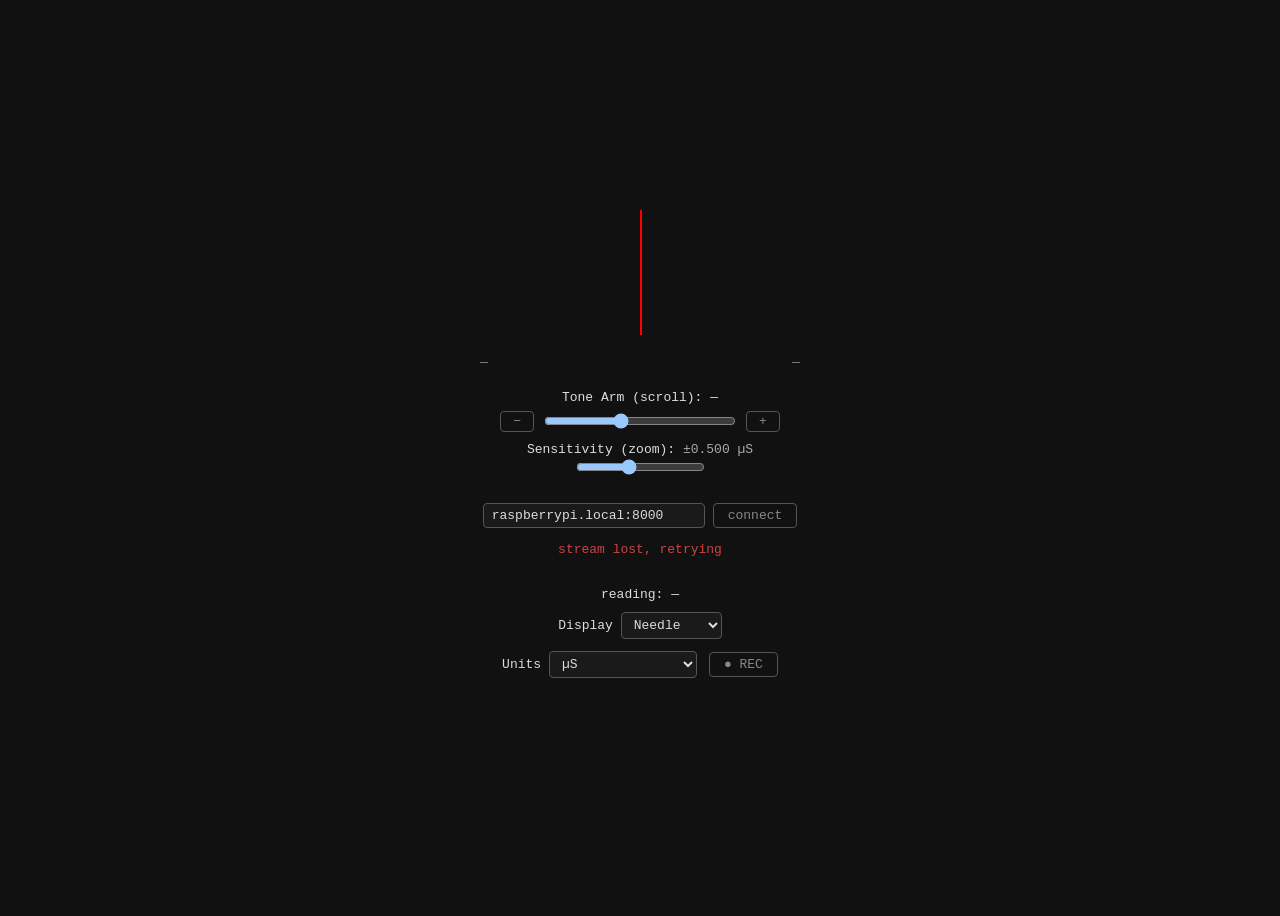
<file: index.html>
<!DOCTYPE html>
<html>

<head>
  <meta charset="UTF-8">
  <meta name="viewport" content="width=device-width, initial-scale=1.0">
  <title>elron1115</title>
  <style>
    :root {
      color-scheme: dark;
    }

    [hidden] {
      display: none !important;
    }

    body {
      background: #111;
      color: #ddd;
      font-family: monospace;
      text-align: center;
    }

    main {
      height: 100vh;
      display: flex;
      flex-flow: column wrap;
      justify-content: center;
      align-content: center;
    }

    section {
      width: 340px;
      max-width: 100vw;
    }

    /* ── dial: needle or LED bar, same footprint so switching doesn't jump ── */
    #dial {
      width: 320px;
      margin: 40px auto 0;
    }

    #meter {
      width: 320px;
      height: 180px;
      position: relative;
    }

    #needle {
      width: 2px;
      height: 125px;
      background: red;
      position: absolute;
      left: 50%;
      bottom: 20px;
      transform-origin: bottom center;
    }

    #leds {
      height: 56px;
      margin: 62px 0;
      display: grid;
      grid-auto-flow: column;
      grid-auto-columns: 1fr;
      gap: 2px;
    }

    .led {
      background: #222;
      border-radius: 1px;
    }

    /* ± % at each end of the needle / LED bar */
    .ends {
      width: 320px;
      margin: 0 auto;
      display: flex;
      justify-content: space-between;
      color: #888;
    }

    .controls {
      margin-top: 20px;
    }

    label {
      display: block;
      margin: 10px;
    }

    /* ── tone arm ── */
    .ta {
      margin: 10px;
    }

    .ta-row {
      display: flex;
      gap: 8px;
      justify-content: center;
      align-items: center;
      margin-top: 6px;
    }

    .ta-row input {
      width: 12rem;
    }

    .ta-row .btn {
      padding: 2px 12px;
      user-select: none;
      touch-action: none;
    }

    label .val {
      color: #aaa;
    }

    /* ── source: where the stream comes from ── */
    #src {
      display: flex;
      gap: 8px;
      justify-content: center;
      margin: 14px auto;
    }

    #pi,
    select {
      background: #1a1a1a;
      border: 1px solid #555;
      border-radius: 4px;
      color: #ddd;
      font-family: monospace;
      font-size: 1em;
      padding: 4px 8px;
    }

    #pi {
      width: 14rem;
      max-width: 60%;
    }

    #pi:focus,
    select:focus {
      outline: none;
      border-color: #aaa;
    }

    .btn {
      background: none;
      border: 1px solid #555;
      border-radius: 4px;
      color: #888;
      font-family: monospace;
      font-size: 1em;
      cursor: pointer;
      padding: 4px 14px;
      transition: border-color 0.1s, color 0.1s;
    }

    .btn:hover {
      border-color: #aaa;
      color: #ddd;
    }

    .btn.rec-on {
      border-color: #f44;
      color: #f44;
    }

    /* ── status + readout ── */
    #st {
      color: #666;
      min-height: 1.5em;
    }

    #st.live {
      color: #4c4;
    }

    #st.warn {
      color: #cc4;
    }

    #st.bad {
      color: #c44;
    }

    #note {
      color: #8c8;
      min-height: 1.5em;
    }

    #note.bad {
      color: #c44;
    }

    #readout {
      margin-top: 6px;
    }

    /* ── menus ── */
    #menus {
      display: flex;
      gap: 12px;
      justify-content: center;
      align-items: center;
      flex-wrap: wrap;
      margin: 10px 0;
    }

    #menus label {
      display: inline;
      margin: 0;
    }

    /* ── polygram ── */
    #poly {
      display: block;
      width: 320px;
      height: 80px;
      margin: 12px auto;
    }

    /* ── event toast ── */
    #toast {
      position: fixed;
      bottom: 32px;
      left: 50%;
      transform: translateX(-50%) translateY(80px);
      background: #1a1a1a;
      border: 1px solid #333;
      border-radius: 6px;
      padding: 10px 16px;
      display: flex;
      align-items: center;
      gap: 12px;
      white-space: nowrap;
      opacity: 0;
      transition: opacity 0.2s ease, transform 0.2s ease;
      pointer-events: none;
      z-index: 100;
    }

    #toast.visible {
      opacity: 1;
      transform: translateX(-50%) translateY(0);
      pointer-events: auto;
    }

    #toast-label {
      color: #ddd;
    }

    #toast-meta {
      color: #888;
      font-size: 0.85em;
    }

    #toast.rebound #toast-label {
      color: #888;
    }

    #toast-dismiss {
      color: #444;
      background: none;
      border: none;
      font-family: monospace;
      font-size: 1em;
      cursor: pointer;
      padding: 0 0 0 4px;
    }

    #toast-dismiss:hover {
      color: #888;
    }
  </style>
</head>

<body>

  <main>

    <section>

      <div id="dial">
        <div id="meter">
          <div id="needle"></div>
        </div>
        <div id="leds" hidden></div>
      </div>
      <div class="ends"><span id="pct-l">—</span><span id="pct-r">—</span></div>

      <div class="controls">
        <div class="ta">
          Tone Arm (scroll): <span class="val" id="ta-v">—</span>
          <div class="ta-row">
            <button class="btn" id="ta-dn" title="lower (hold to repeat)">−</button>
            <input id="ta" type="range" min="-3" max="4.6" step="0.001" value="0">
            <button class="btn" id="ta-up" title="raise (hold to repeat)">+</button>
          </div>
        </div>
        <label>
          Sensitivity (zoom): <span class="val" id="sens-v">—</span>
          <br>
          <input id="sens" type="range" min="0.01" max="5" step="0.01" value="2">
        </label>
      </div>

    </section>

    <section>

      <div id="src">
        <input id="pi" placeholder="raspberrypi.local:8000" spellcheck="false">
        <button id="go" class="btn">connect</button>
      </div>

      <div id="st">connecting</div>
      <div id="note"></div>

      <div id="readout">reading: <span id="us">—</span></div>

      <div id="menus">
        <label>Display
          <select id="disp">
            <option value="needle">Needle</option>
            <option value="glow">LED glow</option>
            <option value="fill">LED fill</option>
          </select>
        </label>
        <label>Units
          <select id="units">
            <option value="u">µS</option>
            <option value="n">nS</option>
            <option value="r">Ω (resistance)</option>
          </select>
        </label>
        <button id="rec" class="btn">● REC</button>
      </div>

      <canvas id="poly" width="320" height="80"></canvas>

    </section>

  </main>

  <div id="toast">
    <span id="toast-label"></span>
    <span id="toast-meta"></span>
    <button id="toast-dismiss" title="dismiss">×</button>
  </div>

  <script>
    const $ = id => document.getElementById(id);
    const needle = $("needle");
    const MINUS = "\u2212";
    const clamp = (x, lo, hi) => Math.max(lo, Math.min(hi, x));

    // ── persisted menu choices ──
    function load(k, d, ok) {
      try { const v = localStorage[k]; return ok.includes(v) ? v : d; } catch (e) { return d; }
    }
    function save(k, v) { try { localStorage[k] = v; } catch (e) { } }

    let units = load("units", "u", ["u", "n", "r"]);          // µS | nS | resistance
    let disp = load("disp", "needle", ["needle", "glow", "fill"]);
    $("units").value = units;
    $("disp").value = disp;

    // ── controls ──
    // A manual tone arm, like the real thing. `ref` is the conductance (uS) at which
    // the needle reads centered, and nothing but you ever moves it:
    //     needle position = (smoothed reading - ref) * sensitivity,   full scale = ±1
    // so the dial spans ref ± 1/sensitivity uS. Conductance up (resistance falls)
    // swings the needle right/clockwise. When it pegs, turn the tone arm to re-center.
    let sensitivity = 2;
    $("sens").oninput = e => { sensitivity = parseFloat(e.target.value); placeNeedle(); render(); };

    // ── needle state ──
    // A dt-aware EMA driven by the stream's own timestamps (d.t, seconds), so the
    // smoothing is in real seconds no matter how the network batches frames.
    const SMOOTH_TAU_S = 0.15;   // needle responsiveness

    let smooth = null;
    let lastFrameT = null;       // ms, stream time of last sample with contact
    let lastG = null;            // raw reading, uS
    let streamT = 0;             // s, stream time of the latest frame of any kind
    let live = false;            // false while the server replays its backlog on connect

    function updateNeedle(g, tMs) {
      const dt = lastFrameT === null ? 0.05 : Math.max((tMs - lastFrameT) / 1000, 0.001);
      lastFrameT = tMs;

      if (smooth === null) smooth = g;
      smooth += (g - smooth) * Math.min(dt / SMOOTH_TAU_S, 1);

      if (ref === null && live) setRef(g);     // the very first reading ever: the one automatic act
      placeNeedle();
    }

    function placeNeedle() {
      if (smooth === null || ref === null) return;
      // convention: resistance falls (conductance rises) = needle goes right/clockwise
      const pos = (smooth - ref) * sensitivity;
      const final = clamp(pos, -1, 1);
      needle.style.transform = `rotate(${-90 + (final + 1) * 90}deg)`;
      ledHit(pos);
    }

    // ── tone arm (manual; the only thing that ever moves `ref`) ──
    // Controls: slider (coarse, log scale), +/- buttons (fine, hold to repeat),
    // mouse wheel over the dial (1% a notch, Shift = 5%). "Up" always means up in the
    // displayed unit, so in the Ω view the slider and wheel run the other way.
    const REF_MIN = 1e-3, REF_MAX = 1e4;                      // uS
    const SL_MIN = Math.log(0.05), SL_MAX = Math.log(100);    // slider span, uS (log)
    let ref = (() => {                                        // survives reloads and reconnects
      try { const v = parseFloat(localStorage.ref); return v > 0 ? v : null; } catch (e) { return null; }
    })();
    const dir = () => units === "r" ? -1 : 1;

    function syncSlider() {
      const s = $("ta"), d = dir();
      s.min = d > 0 ? SL_MIN : -SL_MAX;
      s.max = d > 0 ? SL_MAX : -SL_MIN;
      if (ref !== null) s.value = d * Math.log(ref);
    }
    function setRef(x, fromSlider) {
      ref = clamp(x, REF_MIN, REF_MAX);
      save("ref", ref);
      if (!fromSlider) syncSlider();
      placeNeedle();
      render();
    }
    function stepRef(pct) {                                   // + raises, - lowers (displayed unit)
      if (ref === null) return;
      const f = 1 + pct / 100;
      setRef(dir() > 0 ? ref * f : ref / f);
    }
    $("ta").oninput = e => setRef(Math.exp(dir() * parseFloat(e.target.value)), true);

    $("dial").addEventListener("wheel", e => {
      e.preventDefault();
      const dy = e.deltaY * (e.deltaMode === 1 ? 33 : 1);     // lines -> pixels (Firefox)
      stepRef(-Math.sign(dy) * (e.shiftKey ? 5 : 1) * Math.min(Math.abs(dy) / 100, 1));
    }, { passive: false });

    function holdRepeat(btn, sign) {
      let delay = null, timer = null, n = 0;
      const stop = () => { clearTimeout(delay); clearInterval(timer); };
      btn.onpointerdown = e => {
        e.preventDefault();
        stop();
        n = 0;
        stepRef(sign * 0.25);
        delay = setTimeout(() => {
          timer = setInterval(() => stepRef(sign * (++n > 25 ? 1 : 0.25)), 40);   // speeds up after ~1 s
        }, 350);
      };
      btn.onpointerup = btn.onpointerleave = btn.onpointercancel = stop;
    }
    holdRepeat($("ta-up"), +1);
    holdRepeat($("ta-dn"), -1);
    syncSlider();

    // ── LED bar (same idea as the curses meter) ──
    const NSEG = 41, C = (NSEG - 1) / 2;
    const leds = [];
    const ledBr = new Array(NSEG).fill(0);   // glow brightness 0..1, decays
    let ledHead = null, ledPegged = false;
    const LED_TRAIL_S = 0.5;                 // how long the glow takes to fade
    for (let i = 0; i < NSEG; i++) {
      const d = document.createElement("div");
      d.className = "led";
      $("leds").appendChild(d);
      leds.push({ el: d, css: "" });
    }

    function ledHit(pos) {
      const raw = C + Math.round(pos * C);
      const h = clamp(raw, 0, NSEG - 1);
      ledPegged = raw < 0 || raw > NSEG - 1;
      if (ledHead !== null) {                // light the sweep path
        const lo = Math.min(h, ledHead), hi = Math.max(h, ledHead);
        for (let i = lo; i <= hi; i++) ledBr[i] = Math.max(ledBr[i], 0.9);
      }
      ledBr[h] = 1;
      ledHead = h;
    }

    // green / amber / red by distance from center
    function gradient(f) {
      const stops = [[0, [0, 220, 90]], [0.5, [255, 200, 0]], [1, [255, 50, 40]]];
      f = clamp(f, 0, 1);
      for (let i = 0; i < 2; i++) {
        const [f0, c0] = stops[i], [f1, c1] = stops[i + 1];
        if (f <= f1) {
          const t = (f - f0) / (f1 - f0);
          return c0.map((a, j) => a + (c1[j] - a) * t);
        }
      }
      return stops[2][1];
    }

    function ledColor(i, level) {
      if (i === ledHead) return ledPegged ? "rgb(255,60,50)" : "rgb(255,255,255)";
      if (level === 0) return "#222";
      const k = [0.28, 0.55, 1][level - 1];
      const [r, g, b] = gradient(Math.abs(i - C) / C).map(c => Math.round(c * k));
      return `rgb(${r},${g},${b})`;
    }

    function paintLeds() {
      if (disp === "needle") return;
      const level = new Array(NSEG).fill(0);
      if (disp === "glow") {
        ledBr.forEach((b, i) => { level[i] = b > 0.75 ? 3 : b > 0.45 ? 2 : b > 0.15 ? 1 : 0; });
      } else if (ledHead !== null) {         // fill: solid from center to head
        const lo = Math.min(C, ledHead), hi = Math.max(C, ledHead);
        for (let i = lo; i <= hi; i++) level[i] = 3;
      }
      leds.forEach((l, i) => {
        const css = ledColor(i, level[i]);
        if (css !== l.css) { l.css = css; l.el.style.background = css; }
      });
    }

    function applyDisp() {
      const led = disp !== "needle";
      $("meter").hidden = led;
      $("leds").hidden = !led;
    }
    $("disp").onchange = e => { disp = e.target.value; save("disp", disp); applyDisp(); };
    applyDisp();

    // ── units (display only: needle, tone arm and plot all work in uS) ──
    // "r" shows resistance = 1/conductance. 1 nS = 1 GΩ, 1 µS = 1 MΩ. Resistance
    // falls as conductance rises, so it is not symmetric: dial ends are shown
    // as two separate changes (right end / left end) rather than a single ±.
    $("units").onchange = e => { units = e.target.value; save("units", units); syncSlider(); render(); };

    function fmtG(x) {                       // uS number, curses-style precision
      const a = Math.abs(x);
      return a < 10 ? x.toFixed(3) : a < 100 ? x.toFixed(2) : a < 1000 ? x.toFixed(1) : x.toFixed(0);
    }
    function fmtR(ohm) {                     // auto-prefixed ohms
      if (!isFinite(ohm)) return "∞ Ω";
      const a = Math.abs(ohm);
      const [d, p] = a >= 1e9 ? [1e9, "G"] : a >= 1e6 ? [1e6, "M"] : a >= 1e3 ? [1e3, "k"] : [1, ""];
      const v = ohm / d, av = Math.abs(v);
      return (av < 10 ? v.toFixed(2) : av < 100 ? v.toFixed(1) : v.toFixed(0)) + " " + p + "Ω";
    }
    const fmtC = uS => units === "n" ? Math.round(uS * 1000) + " nS" : fmtG(uS) + " µS";
    const signed = (x, s) => (x < 0 ? MINUS : "+") + s;       // s = formatted magnitude

    function showVal(uS) {                   // an absolute reading in the chosen unit
      if (uS == null) return "—";
      if (units === "r") return uS > 0 ? fmtR(1e6 / uS) : "∞ Ω";
      return fmtC(uS);
    }

    // change in resistance if conductance moves from the tone arm to tone arm + d
    function dR(d) {
      const g = ref + d;
      if (g <= 0) return Infinity;
      return 1e6 / g - 1e6 / ref;
    }
    const showDR = x => x === Infinity ? "+∞" : signed(x, fmtR(Math.abs(x)));

    function pctStr(p) {
      if (p === null) return "—";
      if (!isFinite(p)) return (p > 0 ? "+" : MINUS) + "∞%";
      const a = Math.abs(p);
      return (p < 0 ? MINUS : "+") + (a < 10 ? a.toFixed(1) : Math.round(a)) + "%";
    }
    // % change from the tone arm that parks the needle at position pos (-1 left, +1 right).
    // Fixed by the tone arm and sensitivity: these only change when you turn a knob.
    function endPct(pos) {
      if (ref == null || ref <= 0) return null;
      const dev = pos / sensitivity;                           // uS from the tone arm
      if (units === "r") {
        const g = ref + dev;
        return g <= 0 ? Infinity : (ref / g - 1) * 100;        // resistance % change
      }
      return dev / ref * 100;                                  // conductance % change
    }

    function render() {
      $("us").textContent = showVal(lastG);
      $("ta-v").textContent = showVal(ref);                    // the tone arm, in the chosen unit

      const half = 1 / sensitivity;                            // uS from center to dial end
      if (units === "r") {
        const ok = ref != null && ref > 0;
        $("sens-v").textContent = ok ? `${showDR(dR(half))} / ${showDR(dR(-half))}` : "—";
      } else {
        $("sens-v").textContent = "±" + fmtC(half);
      }
      $("pct-l").textContent = pctStr(endPct(-1));
      $("pct-r").textContent = pctStr(endPct(1));
    }

    // ── polygram (canvas) ──
    const ctx = $("poly").getContext("2d");
    const W = 320, H = 80;
    const WINDOW_MS = 30000;
    const GAP_MS = 1000;         // break the line across gaps (no-contact frames)

    let polyData = [];           // { t (stream ms), g }
    let marks = [];              // { t (stream ms, event start), rebound } dotted lines

    function updatePolygram(g, tMs) {
      polyData.push({ t: tMs, g });
      const cutoff = tMs - WINDOW_MS;
      let n = 0;
      while (n < polyData.length && polyData[n].t < cutoff) n++;
      if (n > 0) polyData.splice(0, n);
      if (marks.length) marks = marks.filter(m => m.t >= cutoff);
    }

    function renderPolygram() {
      ctx.clearRect(0, 0, W, H);
      if (polyData.length < 2) return;

      let min = Infinity, max = -Infinity;
      for (const p of polyData) {
        if (p.g < min) min = p.g;
        if (p.g > max) max = p.g;
      }
      const pad = Math.max((max - min) * 0.2, 2);
      const lo = min - pad;
      const range = (max + pad - lo) || 1;

      const now = polyData[polyData.length - 1].t;
      const toY = v => H * (1 - (v - lo) / range);
      const toX = t => W * (1 - (now - t) / WINDOW_MS);

      // event marks: dotted vertical line where each detected excursion began
      if (marks.length) {
        ctx.save();
        ctx.setLineDash([2, 3]);
        ctx.lineWidth = 1;
        for (const m of marks) {
          const x = Math.round(toX(m.t)) + 0.5;
          if (x < 0 || x > W) continue;
          ctx.strokeStyle = m.rebound ? "#555" : "#aaa";
          ctx.beginPath();
          ctx.moveTo(x, 0);
          ctx.lineTo(x, H);
          ctx.stroke();
        }
        ctx.restore();
      }

      ctx.beginPath();
      ctx.strokeStyle = "red";
      ctx.lineWidth = 1.5;
      ctx.lineJoin = "round";
      ctx.lineCap = "round";
      for (let i = 0; i < polyData.length; i++) {
        const x = toX(polyData[i].t), y = toY(polyData[i].g);
        const gap = i > 0 && polyData[i].t - polyData[i - 1].t > GAP_MS;
        (i === 0 || gap) ? ctx.moveTo(x, y) : ctx.lineTo(x, y);
      }
      ctx.stroke();
    }

    // one animation loop: fade the LED glow, repaint LEDs and polygram
    let lastPaint = performance.now();
    function frame(nowMs) {
      requestAnimationFrame(frame);
      const k = Math.exp(-((nowMs - lastPaint) / 1000) / LED_TRAIL_S);
      lastPaint = nowMs;
      for (let i = 0; i < NSEG; i++) ledBr[i] *= k;
      paintLeds();
      renderPolygram();
    }
    requestAnimationFrame(frame);

    // ── recording (the Pi does the recording; this just asks it to) ──
    let base = "";               // http://host:port of the stream server
    let recOn = false, recSince = null;
    let noteTimer = null;

    function showNote(text, cls) {
      $("note").textContent = text;
      $("note").className = cls || "";
      clearTimeout(noteTimer);
      noteTimer = setTimeout(() => { $("note").textContent = ""; }, 10000);
    }

    function recLabel() {
      if (!recOn) { $("rec").textContent = "● REC"; return; }
      const s = Math.max(0, Math.floor(streamT - (recSince || 0)));
      $("rec").textContent = `● REC ${String(Math.floor(s / 60)).padStart(2, "0")}:${String(s % 60).padStart(2, "0")}`;
    }

    function applyRec(s) {
      recOn = !!s.on;
      recSince = s.since == null ? null : s.since;
      $("rec").classList.toggle("rec-on", recOn);
      recLabel();
      if (!recOn && "cues" in s) {
        showNote(s.saved ? `saved ${s.saved} on the Pi (${s.cues} cues)` : "recording empty, nothing saved");
      }
    }

    async function toggleRec() {
      if (!base) return;
      try {
        const r = await fetch(base + (recOn ? "/record/stop" : "/record/start"), { method: "POST" });
        if (!r.ok) throw new Error("HTTP " + r.status);
        applyRec(await r.json());
      } catch (e) {
        showNote("record failed: " + e.message, "bad");
      }
    }
    $("rec").onclick = toggleRec;

    // ── events: toast + polygram mark ──
    // Detector events arrive as "ev" SSE events when a READ closes. On connect the
    // server replays recent ones; those get a mark but no toast (they're old news).
    const TOAST_MS = 5000;
    let toastTimer = null;
    const toR = p => p <= -100 ? Infinity : (1 / (1 + p / 100) - 1) * 100;   // % in G -> % in R
    const rateStr = r => !isFinite(r) ? "∞" : Math.abs(r) < 10 ? Math.abs(r).toFixed(1) : String(Math.round(Math.abs(r)));

    function showToast(ev) {
      const inR = units === "r";                         // follow the Units menu
      const amp = inR ? toR(ev.amp_pct) : ev.amp_pct;
      const rate = inR ? toR(ev.direction * ev.rate_pct_s) : ev.direction * ev.rate_pct_s;
      $("toast-label").textContent = `${amp > 0 ? "▲" : "▼"} ${pctStr(amp)}`;
      $("toast-meta").textContent =
        `${ev.duration.toFixed(1)} s · ${rateStr(rate)} %/s` + (ev.rebound ? " · rebound" : "");
      $("toast").classList.toggle("rebound", ev.rebound);
      $("toast").classList.toggle("visible", true);
      clearTimeout(toastTimer);
      toastTimer = setTimeout(hideToast, TOAST_MS);
    }
    function hideToast() { $("toast").classList.toggle("visible", false); }
    $("toast-dismiss").onclick = () => { clearTimeout(toastTimer); hideToast(); };

    function onEvent(ev) {
      marks.push({ t: ev.t_start * 1000, rebound: ev.rebound });
      if (streamT - ev.t_end < 2) showToast(ev);         // live, not a replay
    }

    // ── stream ──
    // stream.py: GET /stream -> SSE frames {"t": secs, "v": volts, "g": uS | null},
    // "rec" events {"on": bool, ...} when recording starts or stops, and "ev" events
    // (one per finished detector Event). The "state" event is not used by the page yet.
    let es = null;
    let lastRx = 0;

    function setStatus(text, cls) {
      $("st").textContent = text;
      $("st").className = cls || "";
    }

    function resetState() {
      smooth = null;
      live = false;
      lastFrameT = null;
      lastG = null;
      polyData = [];
      marks = [];
      ledBr.fill(0);
      ledHead = null;
      ledPegged = false;
      needle.style.transform = "";
      render();
    }

    function connect() {
      let a = $("pi").value.trim();
      if (!a) return;
      save("pi", a);
      if (!/^https?:\/\//.test(a)) a = "http://" + a;
      base = a.replace(/\/+$/, "");
      if (es) es.close();
      resetState();
      lastRx = 0;
      setStatus("connecting", "warn");

      es = new EventSource(base + "/stream");

      // the server replays the last 60 s on every (re)connect, so start clean
      es.onopen = () => { resetState(); setStatus("connected", "live"); };

      es.onmessage = e => {
        const d = JSON.parse(e.data);
        lastRx = performance.now();
        streamT = d.t;
        lastG = d.g;
        if (d.g == null) {
          setStatus("no contact / out of range", "warn");
        } else {
          setStatus("live", "live");
          updateNeedle(d.g, d.t * 1000);
          updatePolygram(d.g, d.t * 1000);
        }
        render();
        if (recOn) recLabel();
      };

      // the server sends "rec" right after the backlog, so the first one means we're live
      es.addEventListener("rec", e => {
        live = true;
        if (ref === null && lastG != null) setRef(lastG);
        applyRec(JSON.parse(e.data));
      });
      es.addEventListener("ev", e => onEvent(JSON.parse(e.data)));

      es.onerror = () => setStatus("stream lost, retrying", "bad");
    }

    // address: ?pi=host:port, else last used, else default
    let saved = "";
    try { saved = localStorage.pi || ""; } catch (e) { }
    $("pi").value = new URLSearchParams(location.search).get("pi") || saved || "raspberrypi.local:8000";
    $("go").onclick = connect;
    $("pi").onkeydown = e => { if (e.key === "Enter") connect(); };

    // a frozen needle must never look like a flat signal
    setInterval(() => {
      if (lastRx && performance.now() - lastRx > 2000) setStatus("no data", "bad");
    }, 500);

    render();
    connect();
  </script>

</body>

</html>
</file>
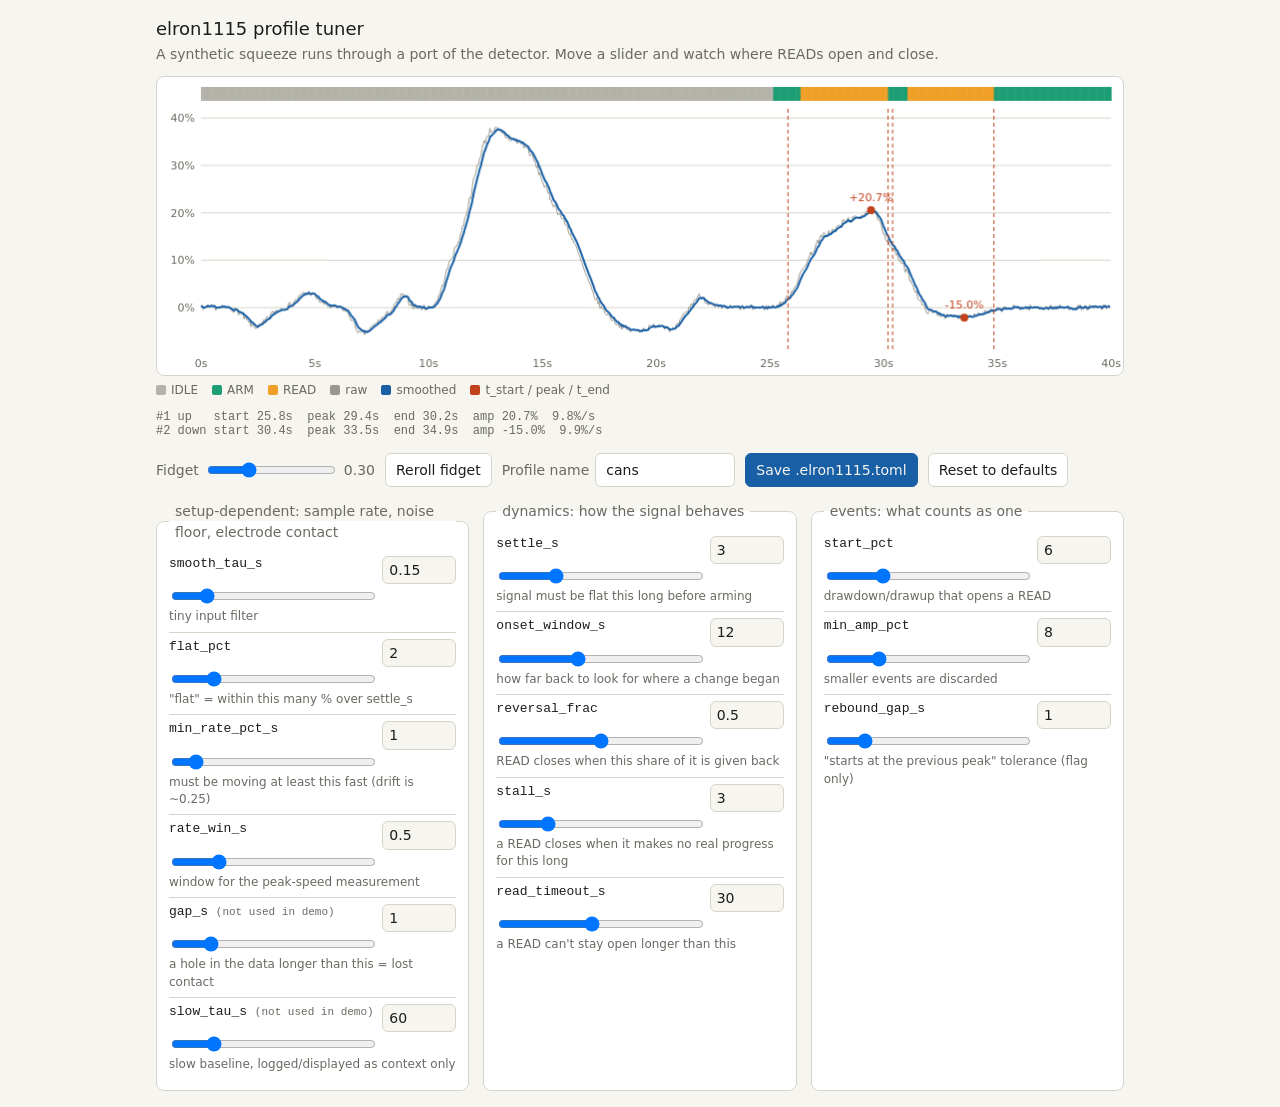
<file: tuner.html>
<!doctype html>
<html lang="en"><head><meta charset="utf-8">
<meta name="viewport" content="width=device-width,initial-scale=1">
<title>elron1115 profile tuner</title>
<style>
:root{--bg:#f6f5f0;--fg:#1d1d1b;--mut:#6a6962;--line:#d6d4c8;--card:#fff;--idle:#b4b2a9;--arm:#1D9E75;--read:#EF9F27;--ev:#C2411B;--raw:#9a988e;--sm:#185FA5}
@media(prefers-color-scheme:dark){:root{--bg:#1b1b19;--fg:#ecebe4;--mut:#a3a199;--line:#3a3a36;--card:#242422;--idle:#5F5E5A;--arm:#5DCAA5;--read:#EF9F27;--ev:#F0997B;--raw:#6d6b64;--sm:#85B7EB}}
*{box-sizing:border-box}
body{margin:0;padding:16px;background:var(--bg);color:var(--fg);font:14px/1.45 system-ui,sans-serif;max-width:1000px;margin-inline:auto}
h1{font-size:18px;font-weight:500;margin:0 0 2px}
.sub{color:var(--mut);margin:0 0 12px}
canvas{width:100%;height:300px;display:block;background:var(--card);border:1px solid var(--line);border-radius:8px}
.legend{display:flex;gap:14px;flex-wrap:wrap;color:var(--mut);font-size:12px;margin:6px 0 10px}
.legend i{display:inline-block;width:10px;height:10px;border-radius:2px;margin-right:5px;vertical-align:-1px}
#evs{font:12px ui-monospace,monospace;color:var(--mut);min-height:2.6em;margin-bottom:12px;white-space:pre-wrap}
.bar{display:flex;gap:10px;flex-wrap:wrap;align-items:center;margin-bottom:14px}
.bar label{display:flex;gap:6px;align-items:center;color:var(--mut)}
button,input[type=text]{font:inherit;padding:6px 10px;border:1px solid var(--line);border-radius:6px;background:var(--card);color:var(--fg)}
button{cursor:pointer}button.go{background:var(--sm);color:var(--bg);border-color:var(--sm)}
button:focus-visible,input:focus-visible{outline:2px solid var(--sm);outline-offset:1px}
.grid{display:grid;grid-template-columns:repeat(auto-fit,minmax(300px,1fr));gap:14px}
fieldset{border:1px solid var(--line);border-radius:8px;padding:8px 12px 10px;margin:0;background:var(--card)}
legend{padding:0 6px;color:var(--mut)}
.row{display:grid;grid-template-columns:1fr 74px;gap:2px 8px;padding:6px 0;border-top:1px solid var(--line)}
.row:first-of-type{border-top:0}
.row b{font:500 13px ui-monospace,monospace}
.row small{grid-column:1/3;color:var(--mut);font-size:12px}
.row input[type=range]{width:100%;grid-column:1}
.row input[type=number]{width:74px;font:inherit;padding:3px 6px;border:1px solid var(--line);border-radius:6px;background:var(--bg);color:var(--fg)}
.na{color:var(--mut);font-size:11px;font-weight:400}
</style></head>
<body>
<h1>elron1115 profile tuner</h1>
<p class="sub">A synthetic squeeze runs through a port of the detector. Move a slider and watch where READs open and close.</p>
<canvas id="cv"></canvas>
<div class="legend">
<span><i style="background:var(--idle)"></i>IDLE</span><span><i style="background:var(--arm)"></i>ARM</span><span><i style="background:var(--read)"></i>READ</span>
<span><i style="background:var(--raw)"></i>raw</span><span><i style="background:var(--sm)"></i>smoothed</span><span><i style="background:var(--ev)"></i>t_start / peak / t_end</span>
</div>
<div id="evs"></div>
<div class="bar">
<label>Fidget <input type="range" id="fid" min="0" max="1" step="0.05" value="0.3"><span id="fidv">0.30</span></label>
<button id="seed">Reroll fidget</button>
<label>Profile name <input type="text" id="name" value="cans" size="12"></label>
<button class="go" id="save">Save .elron1115.toml</button>
<button id="reset">Reset to defaults</button>
</div>
<div class="grid" id="grid"></div>

<script>
const GROUPS=[
["setup-dependent: sample rate, noise floor, electrode contact",[
["smooth_tau_s",0.15,0,1,0.01,"tiny input filter"],
["flat_pct",2.0,0.2,10,0.1,"\"flat\" = within this many % over settle_s"],
["min_rate_pct_s",1.0,0.1,10,0.1,"must be moving at least this fast (drift is ~0.25)"],
["rate_win_s",0.5,0.1,2,0.05,"window for the peak-speed measurement"],
["gap_s",1.0,0.2,5,0.1,"a hole in the data longer than this = lost contact","na"],
["slow_tau_s",60.0,5,300,1,"slow baseline, logged/displayed as context only","na"]]],
["dynamics: how the signal behaves",[
["settle_s",3.0,0.5,10,0.1,"signal must be flat this long before arming"],
["onset_window_s",12.0,1,30,0.5,"how far back to look for where a change began"],
["reversal_frac",0.5,0.1,0.9,0.05,"READ closes when this share of it is given back"],
["stall_s",3.0,1,10,0.5,"a READ closes when it makes no real progress for this long"],
["read_timeout_s",30.0,5,60,1,"a READ can't stay open longer than this"]]],
["events: what counts as one",[
["start_pct",6.0,1,20,0.5,"drawdown/drawup that opens a READ"],
["min_amp_pct",8.0,1,30,0.5,"smaller events are discarded"],
["rebound_gap_s",1.0,0.2,5,0.1,"\"starts at the previous peak\" tolerance (flag only)"]]]];
const DEF={},P={};GROUPS.forEach(g=>g[1].forEach(p=>{DEF[p[0]]=p[1];P[p[0]]=p[1]}));
const HIST_S=60,IDLE=0,ARM=1,READ=2;

function detect(P,ts,xsIn){
let st,hist,xs,lastT,ev,floorT,prev;const out=[],states=[],smooth=[];
const toIdle=()=>{st=IDLE;hist=[];xs=null;lastT=null;ev=null;floorT=null;prev=null};toIdle();
const xAt=(pts,tq)=>{let lo=0,hi=pts.length;while(lo<hi){const m=(lo+hi)>>1;if(pts[m][0]<=tq)lo=m+1;else hi=m}return pts[Math.max(lo-1,0)][1]};
const lg=v=>Math.log1p(v/100);
const flat=t=>{if(t-hist[0][0]<P.settle_s)return false;let mx=-1e9,mn=1e9;for(const[a,b]of hist)if(a>=t-P.settle_s){if(b>mx)mx=b;if(b<mn)mn=b}return mx-mn<=lg(P.flat_pct)};
function maybeOpen(t,pts){
const lo_t=Math.max(t-P.onset_window_s,floorT),win=pts.filter(a=>a[0]>=lo_t);if(win.length<2)return false;
let hi=win[0],lo=win[0];for(const a of win){if(a[1]>=hi[1])hi=a;if(a[1]<=lo[1])lo=a}
const x=xs,start=lg(P.start_pct),speed=x-xAt(pts,t-1),fr=lg(P.min_rate_pct_s),c=[];
if(x-hi[1]<=-start&&speed<=-fr)c.push([-1,hi,hi[1]-x]);
if(x-lo[1]>=start&&speed>=fr)c.push([1,lo,x-lo[1]]);
if(!c.length)return false;
let b=c[0];for(const k of c)if(k[2]>b[2])b=k;const d=b[0],[ot,ox]=b[1];
const since=pts.filter(a=>a[0]>=ot);let pk=since[0];
for(const a of since)if(d<0?a[1]<=pk[1]:a[1]>=pk[1])pk=a;
let maxr=0;for(const[tt,xx]of since)maxr=Math.max(maxr,d*(xx-xAt(pts,tt-P.rate_win_s))/P.rate_win_s);
const rebound=!!(prev&&d===-prev[0]&&Math.abs(ot-prev[1])<=P.rebound_gap_s);
ev={d,t0:ot,pre:ox,pk_t:pk[0],pk_x:pk[1],maxr,rebound};st=READ;return true}
function close(t,pts,rev){
const e=ev,d=e.d,pre_g=Math.exp(e.pre),peak_g=Math.exp(e.pk_x);let t10=e.t0;
for(const[tt,xx]of pts)if(tt>=e.t0&&d*(xx-e.pre)>=0.1*d*(e.pk_x-e.pre)){t10=tt;break}
const r={d,t_start:Math.min(t10,e.pk_t),t_peak:e.pk_t,t_end:t,amp:(peak_g/pre_g-1)*100,rate:Math.abs(Math.exp(d*e.maxr)-1)*100,rebound:e.rebound};
ev=null;st=ARM;
if(rev){floorT=e.pk_t;prev=[d,e.pk_t];maybeOpen(t,pts)}else{floorT=t;prev=null}
return Math.abs(r.amp)>=P.min_amp_pct?r:null}
function update(t,pts){
const e=ev,d=e.d;if(d*(xs-e.pk_x)>0){e.pk_x=xs;e.pk_t=t}
const r=d*(xs-xAt(pts,t-P.rate_win_s))/P.rate_win_s;e.maxr=Math.max(e.maxr,r);
const exc=d*(e.pk_x-e.pre),rv=-d*(xs-e.pk_x);
if(rv>=P.reversal_frac*exc)return close(t,pts,true);
if(t-e.t0>=P.stall_s){const fr=lg(P.min_rate_pct_s);if(d*(xs-xAt(pts,t-P.stall_s))<0.5*fr*P.stall_s)return close(t,pts,false)}
if(t-e.t0>=P.read_timeout_s)return close(t,pts,false);return null}
ts.forEach((t,i)=>{
const x=xsIn[i],dt=lastT===null?0:Math.max(t-lastT,1e-6);
if(xs===null)xs=x;else xs+=(x-xs)*(1-Math.exp(-dt/P.smooth_tau_s));
lastT=t;hist.push([t,xs]);while(hist.length&&t-hist[0][0]>HIST_S)hist.shift();
let r=null;
if(st===IDLE){if(flat(t)){st=ARM;floorT=t-P.settle_s}}
else if(st===ARM)maybeOpen(t,hist);
else r=update(t,hist);
if(r)out.push(r);states.push(st);smooth.push(xs)});
if(st===READ&&lastT!==null){const r=close(lastT,hist,false);if(r)out.push(r)}
return{events:out,states,smooth}}

const HZ=20,DUR=40,N=DUR*HZ,TS=Array.from({length:N},(_,i)=>i/HZ);
const ss=u=>{u=Math.min(1,Math.max(0,u));return u*u*(3-2*u)};
const SQ=[{t0:10,rise:3,hold:1,fall:5,amp:0.30,under:-0.05},{t0:26,rise:2.5,hold:0.5,fall:4,amp:0.17,under:-0.02}];
function shape(t){let s=0;for(const q of SQ){if(t<q.t0)continue;const a=t-q.t0;
if(a<q.rise)s+=q.amp*ss(a/q.rise);else if(a<q.rise+q.hold)s+=q.amp;
else if(a<q.rise+q.hold+q.fall)s+=q.amp+(q.under-q.amp)*ss((a-q.rise-q.hold)/q.fall);
else s+=q.under*(1-ss((a-q.rise-q.hold-q.fall)/3))}return s}
function rng(a){return()=>{a|=0;a=a+0x6D2B79F5|0;let t=Math.imul(a^a>>>15,1|a);t=t+Math.imul(t^t>>>7,61|t)^t;return((t^t>>>14)>>>0)/4294967296}}
let bumps=[],white=[];
function reseed(seed){const r=rng(seed);bumps=Array.from({length:16},()=>({t:2+r()*36,a:(r()<.5?-1:1)*(0.06+r()*0.08),w:0.3+r()*0.5}));white=TS.map(()=>r()*2-1)}
function signal(f){return TS.map((t,i)=>{let x=shape(t);for(const b of bumps)x+=f*b.a*Math.exp(-(((t-b.t)/b.w)**2));return x+(0.003+0.01*f)*white[i]})}

const cv=document.getElementById('cv'),evEl=document.getElementById('evs');
const css=n=>getComputedStyle(document.documentElement).getPropertyValue(n).trim();
let seed=7;reseed(seed);
function render(){
const f=+document.getElementById('fid').value,raw=signal(f),res=detect(P,TS,raw);
const pc=v=>(Math.exp(v)-1)*100;
const r=cv.getBoundingClientRect(),dpr=devicePixelRatio||1;cv.width=r.width*dpr;cv.height=r.height*dpr;
const c=cv.getContext('2d');c.setTransform(dpr,0,0,dpr,0,0);
const W=r.width,H=r.height,L=44,R=W-12,T=36,B=H-26;
const lo=Math.min(...raw.map(pc))-3,hi=Math.max(...raw.map(pc))+3;
const X=t=>L+(t/DUR)*(R-L),Y=v=>B-(v-lo)/(hi-lo)*(B-T);
c.font='11px system-ui';c.fillStyle=css('--mut');c.strokeStyle=css('--line');c.lineWidth=1;
for(let v=Math.ceil(lo/10)*10;v<=hi;v+=10){c.beginPath();c.moveTo(L,Y(v));c.lineTo(R,Y(v));c.stroke();c.textAlign='right';c.fillText(v+'%',L-6,Y(v)+4)}
c.textAlign='center';for(let t=0;t<=DUR;t+=5)c.fillText(t+'s',X(t),H-8);
const col=[css('--idle'),css('--arm'),css('--read')];
res.states.forEach((s,i)=>{c.fillStyle=col[s];c.fillRect(X(TS[i]),10,X(1/HZ)-X(0)+0.6,14)});
const line=(arr,color,w)=>{c.beginPath();arr.forEach((v,i)=>{const x=X(TS[i]),y=Y(pc(v));i?c.lineTo(x,y):c.moveTo(x,y)});c.strokeStyle=color;c.lineWidth=w;c.stroke()};
line(raw,css('--raw'),1);line(res.smooth,css('--sm'),2);
c.strokeStyle=css('--ev');c.fillStyle=css('--ev');c.textAlign='center';
res.events.forEach(e=>{
c.lineWidth=1;c.setLineDash([4,3]);
for(const t of[e.t_start,e.t_end]){c.beginPath();c.moveTo(X(t),T-4);c.lineTo(X(t),B);c.stroke()}
c.setLineDash([]);const px=X(e.t_peak),py=Y(pc(res.smooth[Math.round(e.t_peak*HZ)]||0));
c.beginPath();c.arc(px,py,4,0,7);c.fill();
c.fillText((e.amp>0?'+':'')+e.amp.toFixed(1)+'%',px,py-9)});
c.setLineDash([]);
evEl.textContent=res.events.length?res.events.map((e,i)=>`#${i+1} ${e.d>0?'up  ':'down'} start ${e.t_start.toFixed(1)}s  peak ${e.t_peak.toFixed(1)}s  end ${e.t_end.toFixed(1)}s  amp ${e.amp.toFixed(1)}%  ${e.rate.toFixed(1)}%/s${e.rebound?'  rebound':''}`).join('\n'):'no events detected'}

const grid=document.getElementById('grid'),inputs={};
GROUPS.forEach(([title,ps])=>{
const fs=document.createElement('fieldset');fs.innerHTML=`<legend>${title}</legend>`;
ps.forEach(([k,d,mn,mx,st,desc,na])=>{
const row=document.createElement('div');row.className='row';
row.innerHTML=`<b>${k}${na?' <span class="na">(not used in demo)</span>':''}</b><input type="number" step="${st}" value="${d}" aria-label="${k}"><input type="range" min="${mn}" max="${mx}" step="${st}" value="${d}" aria-label="${k} slider"><small>${desc}</small>`;
const[num,rng_]=row.querySelectorAll('input');inputs[k]=[num,rng_];
const set=v=>{if(!isFinite(v))return;P[k]=v;num.value=v;rng_.value=v;render()};
rng_.oninput=()=>set(parseFloat(rng_.value));
num.onchange=()=>set(parseFloat(num.value));
fs.appendChild(row)});
grid.appendChild(fs)});

const fid=document.getElementById('fid');
fid.oninput=()=>{document.getElementById('fidv').textContent=(+fid.value).toFixed(2);render()};
document.getElementById('seed').onclick=()=>{reseed(++seed*7919);render()};
document.getElementById('reset').onclick=()=>{for(const k in DEF){P[k]=DEF[k];inputs[k][0].value=DEF[k];inputs[k][1].value=DEF[k]}render()};

function toml(name){
const f=v=>Number.isInteger(v)?v.toFixed(1):String(+v.toFixed(6));
let s=`# ${name}.elron1115.toml: detector tunables for elron1115\n# Every key is a field of Params. Anything omitted falls back to the dataclass default.\n# All values are floats (write 2.0, not 2).\n`;
for(const[title,ps]of GROUPS){s+=`\n# --- ${title} ${'-'.repeat(Math.max(3,76-title.length))}\n`;
for(const p of ps)s+=`${p[0].padEnd(15)} = ${f(P[p[0]]).padEnd(6)} # ${p[5]}\n`}
return s}
document.getElementById('save').onclick=()=>{
const name=(document.getElementById('name').value.trim()||'profile').replace(/[^\w.-]/g,'_');
const a=document.createElement('a');a.href=URL.createObjectURL(new Blob([toml(name)],{type:'text/plain'}));
a.download=name+'.elron1115.toml';document.body.appendChild(a);a.click();a.remove();setTimeout(()=>URL.revokeObjectURL(a.href),1000)};
addEventListener('resize',render);render();
</script>
</body></html>
</file>
